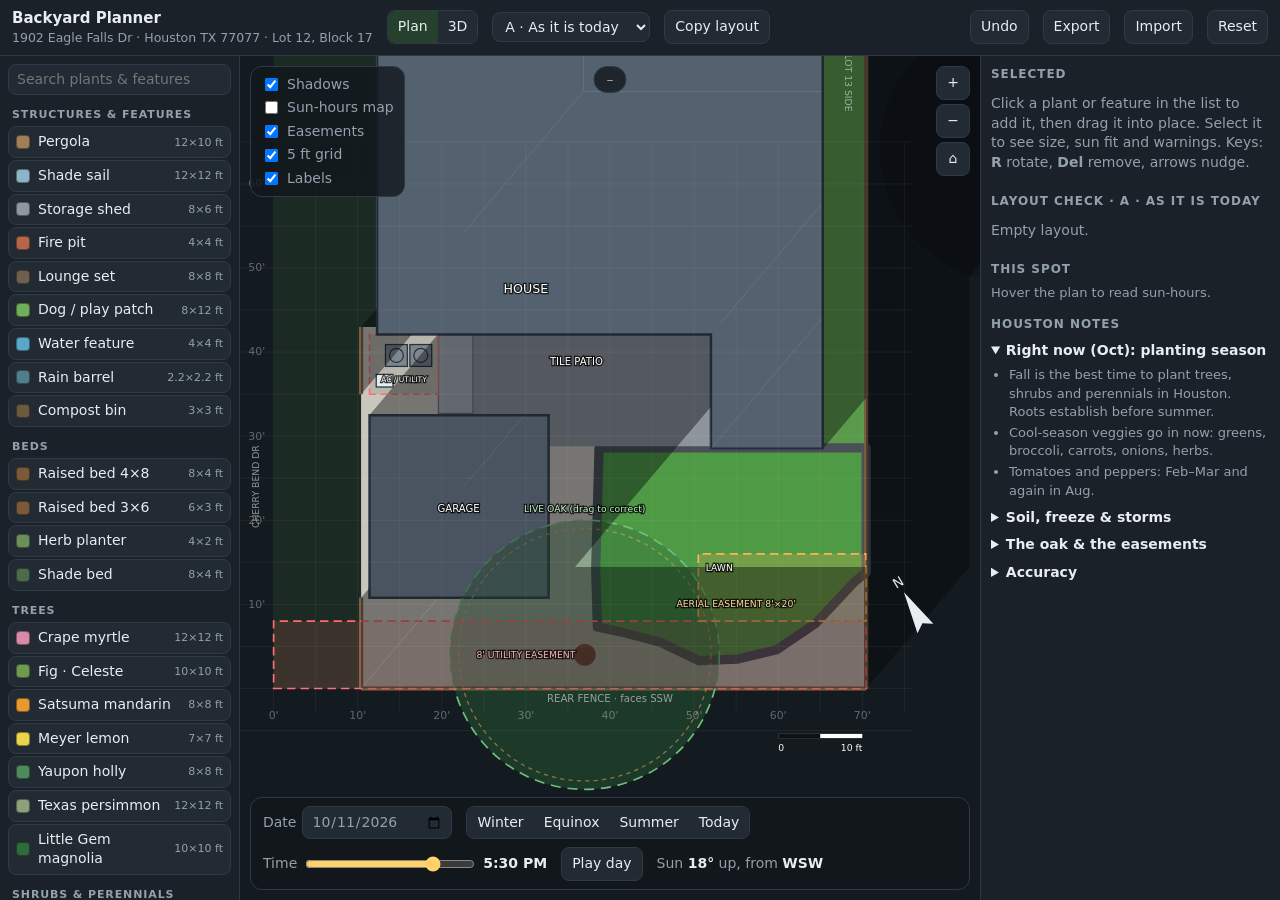
<file: apps/backyard/index.html>
<!doctype html>
<html lang="en">
<head>
<meta charset="utf-8">
<meta name="viewport" content="width=device-width,initial-scale=1">
<title>Backyard Planner · 1902 Eagle Falls Dr</title>
<style>
:root{
  --bg:#12171c; --panel:#1a2128; --panel2:#222b33; --line:#2f3a44; --ink:#e8edf1; --dim:#93a1ad;
  --accent:#7bd389; --warn:#ffb454; --bad:#ff6b6b; --sun:#ffd166;
}
*{box-sizing:border-box}
html,body{height:100%;margin:0;background:var(--bg);color:var(--ink);font:14px/1.4 system-ui,-apple-system,"Segoe UI",Roboto,sans-serif}
button,input,select{font:inherit;color:inherit}
button{background:var(--panel2);border:1px solid var(--line);border-radius:8px;padding:6px 10px;cursor:pointer}
button:hover{border-color:#51606c}
button.on{background:#25402d;border-color:var(--accent)}
input,select{background:var(--panel2);border:1px solid var(--line);border-radius:8px;padding:5px 8px}
input[type=range]{padding:0;accent-color:var(--sun)}
#app{display:grid;grid-template-rows:auto 1fr;height:100%}
header{display:flex;flex-wrap:wrap;gap:8px 14px;align-items:center;padding:8px 12px;background:var(--panel);border-bottom:1px solid var(--line)}
header h1{font-size:15px;margin:0;font-weight:650}
header small{color:var(--dim);display:block;font-weight:400}
.sp{flex:1}
.seg{display:inline-flex;border:1px solid var(--line);border-radius:8px;overflow:hidden}
.seg button{border:0;border-radius:0}
main{display:grid;grid-template-columns:240px 1fr 300px;min-height:0}
aside{background:var(--panel);overflow:auto;min-height:0}
#palette{border-right:1px solid var(--line);padding:8px}
#side{border-left:1px solid var(--line);padding:10px}
#palette h3{margin:12px 4px 4px;font-size:11px;letter-spacing:.08em;text-transform:uppercase;color:var(--dim)}
.item{display:flex;align-items:center;gap:8px;width:100%;text-align:left;margin:2px 0;padding:5px 7px}
.chip{width:14px;height:14px;border-radius:4px;flex:none;border:1px solid #0006}
.item span.s{margin-left:auto;color:var(--dim);font-size:11px;white-space:nowrap}
#stage{position:relative;min-width:0;min-height:0;background:#0d1216}
#plan,#three{position:absolute;inset:0;width:100%;height:100%;display:block}
#plan{touch-action:none;cursor:grab}
#three{display:none}
.hud{position:absolute;left:10px;right:10px;bottom:10px;display:flex;flex-wrap:wrap;gap:8px 14px;align-items:center;background:#12171ccc;backdrop-filter:blur(6px);border:1px solid var(--line);border-radius:12px;padding:8px 12px;pointer-events:auto}
.hud label{display:flex;align-items:center;gap:6px;color:var(--dim)}
.hud b{color:var(--ink);font-variant-numeric:tabular-nums}
.layers{position:absolute;top:10px;left:10px;display:flex;flex-direction:column;gap:4px;background:#12171ccc;border:1px solid var(--line);border-radius:12px;padding:8px 10px}
.layers label{display:flex;gap:6px;align-items:center;color:var(--dim);cursor:pointer}
.zoom{position:absolute;top:10px;right:10px;display:flex;flex-direction:column;gap:4px}
.zoom button{width:34px;height:34px;padding:0}
#readout{position:absolute;top:10px;left:50%;transform:translateX(-50%);background:#12171ccc;border:1px solid var(--line);border-radius:999px;padding:3px 12px;color:var(--dim);font-variant-numeric:tabular-nums;pointer-events:none;white-space:nowrap}
.legend{display:flex;align-items:center;gap:6px;font-size:12px;color:var(--dim)}
.legend i{display:inline-block;width:14px;height:10px;border-radius:2px}
#side h2{font-size:12px;letter-spacing:.08em;text-transform:uppercase;color:var(--dim);margin:14px 0 6px}
#side h2:first-child{margin-top:0}
.row{display:grid;grid-template-columns:1fr 1fr;gap:6px;margin:6px 0}
.row label{display:flex;flex-direction:column;gap:2px;color:var(--dim);font-size:12px}
.row input{width:100%}
.btns{display:flex;flex-wrap:wrap;gap:6px;margin:8px 0}
.note{color:var(--dim);font-size:13px}
.flag{border-radius:8px;padding:6px 8px;margin:5px 0;font-size:13px;border:1px solid}
.flag.warn{background:#3a2d14;border-color:#6b5222;color:#ffd9a0}
.flag.bad{background:#3b1c1c;border-color:#793030;color:#ffb3b3}
.flag.ok{background:#17301e;border-color:#2c5b38;color:#bdf0c7}
.flag.info{background:#1b2a38;border-color:#2e4a63;color:#b9d8f2}
details{margin:8px 0}
summary{cursor:pointer;color:var(--ink);font-weight:600}
ul.n{margin:6px 0 0;padding-left:18px;color:var(--dim);font-size:13px}
ul.n li{margin:3px 0}
.empty{color:var(--dim);padding:6px 0}
@media (max-width:1000px){
  main{grid-template-columns:1fr;grid-template-rows:minmax(55vh,1fr) auto auto}
  #palette{order:3;border-right:0;border-top:1px solid var(--line);max-height:40vh}
  #side{order:2;border-left:0;border-top:1px solid var(--line);max-height:38vh}
  #stage{order:1}
}
</style>
<script type="importmap">
{"imports":{
  "three":"https://cdn.jsdelivr.net/npm/three@0.160.0/build/three.module.js",
  "three/addons/":"https://cdn.jsdelivr.net/npm/three@0.160.0/examples/jsm/"
}}
</script>
</head>
<body>
<div id="app">
<header>
  <h1>Backyard Planner<small>1902 Eagle Falls Dr · Houston TX 77077 · Lot 12, Block 17</small></h1>
  <div class="seg" id="viewSeg"><button id="v2d" class="on">Plan</button><button id="v3d">3D</button></div>
  <select id="scenario" title="Layout"></select>
  <button id="dupScenario" title="Copy this layout into a new one">Copy layout</button>
  <span class="sp"></span>
  <button id="undo">Undo</button>
  <button id="exportBtn">Export</button>
  <button id="importBtn">Import</button>
  <button id="resetBtn">Reset</button>
  <input id="importFile" type="file" accept="application/json" hidden>
</header>
<main>
  <aside id="palette"><input id="search" placeholder="Search plants &amp; features" style="width:100%"><div id="cat"></div></aside>
  <section id="stage">
    <svg id="plan" xmlns="http://www.w3.org/2000/svg"></svg>
    <div id="three"></div>
    <div class="layers" id="layers">
      <label><input type="checkbox" data-l="shadow" checked> Shadows</label>
      <label><input type="checkbox" data-l="heat"> Sun-hours map</label>
      <label><input type="checkbox" data-l="ease" checked> Easements</label>
      <label><input type="checkbox" data-l="grid" checked> 5 ft grid</label>
      <label><input type="checkbox" data-l="label" checked> Labels</label>
    </div>
    <div id="readout">–</div>
    <div class="zoom"><button id="zin">+</button><button id="zout">−</button><button id="zfit" title="Fit backyard">⌂</button></div>
    <div class="hud" id="hud">
      <label>Date <input type="date" id="date"></label>
      <span class="seg"><button data-d="2026-12-21">Winter</button><button data-d="2026-03-20">Equinox</button><button data-d="2026-06-21">Summer</button><button data-d="today">Today</button></span>
      <label>Time <input type="range" id="hour" min="5" max="21" step="0.05" style="width:170px"> <b id="hourTxt"></b></label>
      <button id="play">Play day</button>
      <span class="seg" id="camSeg" style="display:none"><button data-v="house">From house</button><button data-v="garage">From garage side</button><button data-v="rear">From rear</button><button data-v="top">Top</button></span>
      <span id="sunTxt" style="color:var(--dim)"></span>
      <span class="legend" id="legend" style="display:none"><i style="background:#2a3a66"></i>&lt;2h <i style="background:#2f8f8a"></i>2–4h <i style="background:#e0b84a"></i>4–6h <i style="background:#fff2a8"></i>6h+</span>
    </div>
  </section>
  <aside id="side"></aside>
</main>
</div>

<script type="module">
/* ============================================================
   Backyard Planner — 1902 Eagle Falls Dr, Houston TX 77077
   Geometry is redrawn from the Sept 2026 land title survey
   (labelled dimensions, in feet) and from the walk-around photos.
   Plan coordinates: x → toward the east-side neighbour (Lot 13),
   y → toward the street (Eagle Falls), origin = rear corner at
   Cherry Bend Dr. Plan "up" points N 30°46' E (from the survey).
   ============================================================ */
const LOT = {w:70.46, d:120, north:30.77};   // north = bearing (deg) of plan +y
const LAT = 29.74, LON = -95.60;
const RAD = Math.PI/180;

/* ---------- existing site (feet) ---------- */
const HOUSE  = [[12.3,42.1],[52.0,42.1],[52.0,28.5],[65.3,28.5],[65.3,92.3],[12.3,88.5]];
const GARAGE = [[11.4,10.8],[32.7,10.8],[32.7,32.5],[11.4,32.5]];
const PATIO  = [[19.6,42.1],[52.0,42.1],[52.0,28.8],[32.7,28.8],[32.7,32.5],[19.6,32.5]];
const COVERED= [[19.6,32.7],[23.7,32.7],[23.7,42.1],[19.6,42.1]];
const NOOK   = [[11.4,35.0],[19.6,35.0],[19.6,42.1],[11.4,42.1]];           // AC + utility sink
const LAWN   = [[38.7,28.6],[70.46,28.6],[70.46,13.8],[69.1,12.7],[64.4,7.7],[59.8,4.6],[55.2,3.5],[50.6,3.3],[46.0,5.5],[41.4,6.7],[38.5,7.3],[38.3,14.2]];
const SIDE   = [[65.3,28.6],[70.46,28.6],[70.46,92],[65.3,92]];
const YARD   = [[10.4,0],[70.46,0],[70.46,43],[10.4,43]];
const UE     = [[0,0],[70.46,0],[70.46,8],[0,8]];             // 8' utility easement along the rear line
const AE     = [[50.5,8],[70.46,8],[70.46,16],[50.5,16]];     // 8' x 20' aerial easement
const FENCE  = [[[10.4,0],[70.46,0]],[[70.46,0],[70.46,92]],[[10.4,0],[10.4,10.8]],[[10.4,35],[10.4,43]]];
const AC = [{x:14.6,y:39.6,w:2.6,d:2.6},{x:17.5,y:39.6,w:2.6,d:2.6}];
const SINK = {x:13.2,y:36.6,w:2,d:1.5};
const HOUSE_H = 12, GARAGE_H = 10, FENCE_H = 6;

/* ---------- catalog ---------- */
// sun: [min,max] hours of direct sun on the chosen date.  kind drives drawing, shading and warnings.
const CATALOG = [
 {cat:'Structures & features', items:[
  {k:'pergola', name:'Pergola',            w:12, d:10, h:9,   kind:'struct', color:'#a07f58', shade:.55, note:'Slatted roof throws dappled shade. Anchor for Gulf wind; check deed restrictions and permit rules.'},
  {k:'sail',    name:'Shade sail',         w:12, d:12, h:9,   kind:'struct', color:'#8fb4c9', shade:.7,  note:'Quick, cheap afternoon shade. Take it down for tropical storms.'},
  {k:'shed',    name:'Storage shed',       w:8,  d:6,  h:8,   kind:'struct', color:'#8d98a3', shade:1,   note:'Solid shade. Needs a pad; check deed restrictions and permit rules.'},
  {k:'firepit', name:'Fire pit',           w:4,  d:4,  h:1.2, kind:'struct', color:'#b5654a', shape:'circle', note:'Keep about 10 ft from structures and out of the oak canopy.'},
  {k:'seating', name:'Lounge set',         w:8,  d:8,  h:2.6, kind:'flat',   color:'#6e5f4e', note:'Roughly the size of your current sectional + table.'},
  {k:'turf',    name:'Dog / play patch',   w:8,  d:12, h:.1,  kind:'flat',   color:'#6fae5b', note:'Artificial turf or sod; gravel drains better on Houston clay.'},
  {k:'water',   name:'Water feature',      w:4,  d:4,  h:1.5, kind:'struct', color:'#5aa7c9', shape:'circle', note:'Needs power; keep it clear of oak leaf-fall.'},
  {k:'rain',    name:'Rain barrel',        w:2.2,d:2.2,h:3.2, kind:'struct', color:'#4f7d8a', shape:'circle', note:'Roof runoff from the garage gutter works well.'},
  {k:'compost', name:'Compost bin',        w:3,  d:3,  h:3,   kind:'struct', color:'#6b5a3f', note:'Oak leaves are great compost fuel.'}]},
 {cat:'Beds', items:[
  {k:'bed48',   name:'Raised bed 4×8',     w:8,  d:4,  h:1.5, kind:'bed', color:'#7a5a3a', sun:[6,12], note:'Best answer to Houston clay. 10+ in of soil mix. Veggies want 6+ h of sun.'},
  {k:'bed36',   name:'Raised bed 3×6',     w:6,  d:3,  h:1.5, kind:'bed', color:'#7a5a3a', sun:[6,12], note:'Good for herbs or a kitchen bed by the patio.'},
  {k:'herb',    name:'Herb planter',       w:4,  d:2,  h:1.2, kind:'bed', color:'#6b8e5a', sun:[5,12], note:'Rosemary, thyme, basil, oregano, mint (mint in its own pot).'},
  {k:'shadebed',name:'Shade bed',          w:8,  d:4,  h:.6,  kind:'bed', color:'#4d6b4a', sun:[0,4],  note:'Cast iron plant, ferns, ginger, turk\'s cap.'}]},
 {cat:'Trees', items:[
  {k:'crape',   name:'Crape myrtle',       w:12, d:12, h:18,  kind:'tree', color:'#d98aa8', sun:[6,12], shade:.5, note:'Tough, long summer bloom. Choose a mildew-resistant variety (Natchez, Muskogee).'},
  {k:'fig',     name:'Fig · Celeste',      w:10, d:10, h:10,  kind:'tree', color:'#6f9b4e', sun:[6,12], shade:.5, note:'Thrives in Houston. Prune to 8–10 ft for easy picking.'},
  {k:'satsuma', name:'Satsuma mandarin',   w:8,  d:8,  h:9,   kind:'tree', color:'#e69a2e', sun:[6,12], shade:.55, note:'Cold-hardy citrus. Cover below ~28°F. Plant in fall or early spring.'},
  {k:'lemon',   name:'Meyer lemon',        w:7,  d:7,  h:7,   kind:'tree', color:'#e8d44d', sun:[6,12], shade:.5, note:'Needs freeze protection; fine in a big pot you can roll.'},
  {k:'yaupon',  name:'Yaupon holly',       w:8,  d:8,  h:14,  kind:'tree', color:'#4f8a5b', sun:[2,12], shade:.6, note:'Native evergreen. Handles shade, drought, and wet clay.'},
  {k:'persimmon',name:'Texas persimmon',   w:12, d:12, h:15,  kind:'tree', color:'#8aa17a', sun:[4,12], shade:.5, note:'Native, peeling bark, drought-proof. Fruit is eaten by birds.'},
  {k:'littlegem',name:'Little Gem magnolia',w:10,d:10, h:22,  kind:'tree', color:'#2f6b3c', sun:[4,12], shade:.75, note:'Tall for this yard: keep out of both easements.'}]},
 {cat:'Shrubs & perennials', items:[
  {k:'turks',   name:'Turk\'s cap',        w:4,  d:4,  h:4,   kind:'shrub', color:'#d9423e', sun:[2,6],  note:'Native hummingbird plant that loves part shade. Perfect under the oak.'},
  {k:'castiron',name:'Cast iron plant',    w:2.5,d:2.5,h:2.5, kind:'shrub', color:'#2f5d3a', sun:[0,3],  note:'Indestructible in deep shade.'},
  {k:'ginger',  name:'Shell ginger',       w:4,  d:4,  h:5,   kind:'shrub', color:'#7fb069', sun:[1,5],  note:'Lush tropical look in shade; may die back in a hard freeze.'},
  {k:'muhly',   name:'Gulf muhly',         w:3,  d:3,  h:3,   kind:'shrub', color:'#e7a1c4', sun:[6,12], note:'Pink plumes in fall. Great in gravel.'},
  {k:'salvia',  name:'Salvia greggii',     w:3,  d:3,  h:3,   kind:'shrub', color:'#e4505d', sun:[6,12], note:'Tough bloomer, pollinators love it.'},
  {k:'lantana', name:'Lantana',            w:4,  d:4,  h:3,   kind:'shrub', color:'#f2a33c', sun:[6,12], note:'Heat-proof color. Cut back in late winter.'},
  {k:'esperanza',name:'Esperanza',         w:5,  d:5,  h:6,   kind:'shrub', color:'#f6d130', sun:[6,12], note:'Yellow bells from May to frost.'},
  {k:'texassage',name:'Texas sage',        w:5,  d:5,  h:5,   kind:'shrub', color:'#9db4b0', sun:[6,12], note:'Silver foliage, purple blooms after rain. Hates wet feet.'},
  {k:'rose',    name:'Knock Out rose',     w:4,  d:4,  h:4,   kind:'shrub', color:'#e0457b', sun:[6,12], note:'Low maintenance rose.'},
  {k:'plumbago',name:'Blue plumbago',      w:4,  d:4,  h:4,   kind:'shrub', color:'#7aa6e8', sun:[4,12], note:'Soft blue flowers; dies back and returns after freezes.'},
  {k:'gardenia',name:'Gardenia',           w:4,  d:4,  h:4,   kind:'shrub', color:'#f1f1e8', sun:[3,8],  note:'Wants acidic soil; use a large pot in Houston clay.'},
  {k:'jasmine', name:'Confederate jasmine',w:6,  d:1.5,h:6,   kind:'shrub', color:'#e9f2dc', sun:[3,12], note:'Fragrant evergreen vine. Put it on the lattice or fence.'}]},
 {cat:'Edibles', items:[
  {k:'blueberry',name:'Blueberry (pot)',   w:3,  d:3,  h:4,   kind:'shrub', color:'#5a6fa8', sun:[5,10], note:'Rabbiteye varieties. Grow in a pot with acid mix, since Houston soil is too alkaline.'},
  {k:'rosemary',name:'Rosemary',           w:3,  d:3,  h:3,   kind:'shrub', color:'#6c8f6b', sun:[6,12], note:'Perennial in Houston. Needs good drainage.'}]}
];
const DEF = {}; CATALOG.forEach(c => c.items.forEach(i => DEF[i.k] = i));

/* ---------- state ---------- */
const KEY = 'backyard-planner-v1';
let _id = 1; const uid = () => 'i' + Date.now().toString(36) + (_id++);
const mk = (k,x,y,rot=0) => ({id:uid(), k, x, y, rot, w:DEF[k].w, d:DEF[k].d});
const todayStr = () => { const d = new Date(); return `${d.getFullYear()}-${String(d.getMonth()+1).padStart(2,'0')}-${String(d.getDate()).padStart(2,'0')}`; };
function defaultState(){
  return { active:0, oak:{x:37, y:4, r:16}, date:'2026-10-11', hour:17.5,
    sc:[
      {name:'A · As it is today', items:[]},
      {name:'B · Edible garden', items:[mk('bed48',56,24),mk('bed48',65,24),mk('bed48',60,18.5),mk('salvia',45,26),mk('salvia',49,26),mk('herb',48,33.5),mk('rosemary',35.5,24),mk('turks',31,6),mk('castiron',34,10)]},
      {name:'C · Entertainer', items:[mk('pergola',41,35.5),mk('firepit',50,20),mk('seating',28,37),mk('turks',31,6),mk('ginger',36,10),mk('muhly',62,10.5),mk('muhly',66,10.5),mk('lantana',58,10.5),mk('jasmine',40,1.5)]}
    ]};
}
let S;
try { S = JSON.parse(localStorage.getItem(KEY)); if (!S || !Array.isArray(S.sc)) S = null; } catch(e) { S = null; }
S = S || defaultState();
const sc = () => S.sc[S.active];
let sel = null;
const hist = [];
function snap(){ hist.push(JSON.stringify(S)); if (hist.length > 80) hist.shift(); }
function save(){ try { localStorage.setItem(KEY, JSON.stringify(S)); } catch(e) {} }

/* ---------- sun ---------- */
function isDST(Y,M,D){
  const nth = (m,wd,n) => { const f = new Date(Date.UTC(Y,m,1)).getUTCDay(); return 1 + ((wd - f + 7) % 7) + 7*(n-1); };
  const start = nth(2,0,2), end = nth(10,0,1);
  const v = M*100 + D;
  return v >= 300 + start && v < 1000 + 100 + end;
}
function sunPos(date, hour){
  const [Y,M,D] = date.split('-').map(Number);
  const doy = Math.round((Date.UTC(Y,M-1,D) - Date.UTC(Y,0,0)) / 864e5);
  const tz = isDST(Y,M,D) ? -5 : -6;
  const g = 2*Math.PI/365 * (doy - 1 + (hour - 12)/24);
  const eqt = 229.18*(0.000075 + 0.001868*Math.cos(g) - 0.032077*Math.sin(g) - 0.014615*Math.cos(2*g) - 0.040849*Math.sin(2*g));
  const dec = 0.006918 - 0.399912*Math.cos(g) + 0.070257*Math.sin(g) - 0.006758*Math.cos(2*g) + 0.000907*Math.sin(2*g) - 0.002697*Math.cos(3*g) + 0.00148*Math.sin(3*g);
  const tst = hour*60 + eqt + 4*LON - 60*tz;
  const ha = (tst/4 - 180) * RAD, lat = LAT * RAD;
  const alt = Math.asin(Math.sin(lat)*Math.sin(dec) + Math.cos(lat)*Math.cos(dec)*Math.cos(ha));
  const az = Math.atan2(Math.sin(ha), Math.cos(ha)*Math.sin(lat) - Math.tan(dec)*Math.cos(lat)) + Math.PI;   // from north, clockwise
  return {alt, az};
}
// unit vector toward the sun in plan axes (x right, y toward the street, z up)
function sunVec(sp){
  const E = Math.sin(sp.az)*Math.cos(sp.alt), N = Math.cos(sp.az)*Math.cos(sp.alt), U = Math.sin(sp.alt);
  const th = LOT.north * RAD;
  return {x: E*Math.cos(th) - N*Math.sin(th), y: E*Math.sin(th) + N*Math.cos(th), z: U};
}
const fmtHour = h => { const hh = Math.floor(h), mm = Math.round((h-hh)*60); const m2 = mm === 60 ? 0 : mm, h2 = mm === 60 ? hh+1 : hh; return `${((h2+11)%12)+1}:${String(m2).padStart(2,'0')} ${h2 >= 12 ? 'PM' : 'AM'}`; };
const compass = az => ['N','NNE','NE','ENE','E','ESE','SE','SSE','S','SSW','SW','WSW','W','WNW','NW','NNW'][Math.round(((az/RAD)%360)/22.5) % 16];

/* ---------- geometry helpers ---------- */
function itemPoly(it){
  const d = DEF[it.k], rx = it.w/2, ry = it.d/2;
  let pts;
  if (d.shape === 'circle') { pts = []; for (let i = 0; i < 20; i++) { const a = i/20*2*Math.PI; pts.push([rx*Math.cos(a), ry*Math.sin(a)]); } }
  else pts = [[-rx,-ry],[rx,-ry],[rx,ry],[-rx,ry]];
  const c = Math.cos(it.rot*RAD), s = Math.sin(it.rot*RAD);
  return pts.map(([px,py]) => [it.x + px*c - py*s, it.y + px*s + py*c]);
}
const inPoly = (p, poly) => { let c = false; for (let i = 0, j = poly.length-1; i < poly.length; j = i++) { const [xi,yi] = poly[i], [xj,yj] = poly[j]; if ((yi > p[1]) !== (yj > p[1]) && p[0] < (xj-xi)*(p[1]-yi)/(yj-yi) + xi) c = !c; } return c; };
function segX(a,b,c,d){ const r = [b[0]-a[0], b[1]-a[1]], s = [d[0]-c[0], d[1]-c[1]]; const den = r[0]*s[1] - r[1]*s[0]; if (Math.abs(den) < 1e-9) return false; const t = ((c[0]-a[0])*s[1] - (c[1]-a[1])*s[0]) / den, u = ((c[0]-a[0])*r[1] - (c[1]-a[1])*r[0]) / den; return t >= 0 && t <= 1 && u >= 0 && u <= 1; }
function overlap(A,B){
  for (let i = 0; i < A.length; i++) for (let j = 0; j < B.length; j++) if (segX(A[i],A[(i+1)%A.length],B[j],B[(j+1)%B.length])) return true;
  return inPoly(A[0],B) || inPoly(B[0],A);
}
const rectPoly = (x,y,w,d) => [[x-w/2,y-d/2],[x+w/2,y-d/2],[x+w/2,y+d/2],[x-w/2,y+d/2]];

/* ---------- shade casters & sun-hours ---------- */
function occluders(){
  const o = [{t:'poly', pts:HOUSE, h:HOUSE_H, op:1}, {t:'poly', pts:GARAGE, h:GARAGE_H, op:1}];
  FENCE.forEach(([a,b]) => o.push({t:'seg', a, b, h:FENCE_H, op:1}));
  o.push({t:'cyl', x:S.oak.x, y:S.oak.y, r:S.oak.r, z0:14, z1:36, op:.65});
  sc().items.forEach(it => {
    const d = DEF[it.k]; if (!d.shade) return;
    if (d.kind === 'tree') o.push({t:'cyl', x:it.x, y:it.y, r:it.w/2, z0:d.h*.35, z1:d.h, op:d.shade});
    else o.push({t:'poly', pts:itemPoly(it), h:d.h, op:d.shade});
  });
  return o;
}
function blocked(px, py, u, ta, o){          // returns the fraction of light let through
  let light = 1;
  for (const c of o) {
    if (c.t === 'cyl') {
      const dx = px - c.x, dy = py - c.y, b = dx*u[0] + dy*u[1], cc = dx*dx + dy*dy - c.r*c.r, disc = b*b - cc;
      if (disc <= 0) continue;
      const sq = Math.sqrt(disc); let t1 = -b - sq, t2 = -b + sq; if (t2 <= 0) continue; if (t1 < 0) t1 = 0;
      if (t1*ta < c.z1 && t2*ta > c.z0) light *= (1 - c.op);
    } else if (c.t === 'seg') {
      const t = rayseg(px, py, u, c.a, c.b); if (t !== null && t*ta < c.h) light *= (1 - c.op);
    } else {
      const ts = []; for (let i = 0; i < c.pts.length; i++) { const t = rayseg(px, py, u, c.pts[i], c.pts[(i+1)%c.pts.length]); if (t !== null) ts.push(t); }
      if (ts.length) { ts.sort((a,b) => a-b); if (ts[0]*ta < c.h) light *= (1 - c.op); }
    }
    if (light < .02) return 0;
  }
  return light;
}
function rayseg(px,py,u,a,b){
  const sx = b[0]-a[0], sy = b[1]-a[1], den = u[0]*sy - u[1]*sx; if (Math.abs(den) < 1e-9) return null;
  const t = ((a[0]-px)*sy - (a[1]-py)*sx) / den, s = ((a[0]-px)*u[1] - (a[1]-py)*u[0]) / den;
  return (t > 1e-6 && s >= 0 && s <= 1) ? t : null;
}
const GX0 = 0, GY0 = 0, GW = 71, GH = 60;      // sun-hours grid (1 ft cells)
let heat = null, heatKey = '';
let dragging = false;
function computeHeat(){
  if (dragging && heat) return heat;
  const key = S.date + JSON.stringify(sc().items.map(i => [i.k,i.x,i.y,i.w,i.d,i.rot])) + JSON.stringify(S.oak);
  if (key === heatKey) return heat; heatKey = key;
  const o = occluders(), samples = [];
  for (let h = 4; h <= 21; h += .25) { const sp = sunPos(S.date, h); if (sp.alt > 2*RAD) { const v = sunVec(sp), hz = Math.hypot(v.x, v.y); samples.push({u:[v.x/hz, v.y/hz], ta:Math.tan(sp.alt)}); } }
  const g = new Float32Array(GW*GH), solid = [HOUSE, GARAGE];
  for (let j = 0; j < GH; j++) for (let i = 0; i < GW; i++) {
    const px = GX0 + i + .5, py = GY0 + j + .5;
    if (solid.some(p => inPoly([px,py], p))) { g[j*GW+i] = -1; continue; }
    let hrs = 0; for (const s of samples) hrs += .25 * blocked(px, py, s.u, s.ta, o);
    g[j*GW+i] = hrs;
  }
  return heat = g;
}
const hoursAt = (x,y) => { const g = computeHeat(), i = Math.floor(x-GX0), j = Math.floor(y-GY0); return (i < 0 || j < 0 || i >= GW || j >= GH) ? null : g[j*GW+i]; };
function heatColor(h){
  const stops = [[0,[22,30,60]],[2,[42,58,102]],[3,[47,143,138]],[4.5,[224,184,74]],[6,[255,242,168]],[9,[255,252,220]]];
  if (h <= 0) return stops[0][1]; for (let i = 1; i < stops.length; i++) if (h <= stops[i][0]) { const [a,ca] = stops[i-1], [b,cb] = stops[i], t = (h-a)/(b-a); return ca.map((v,k) => v + (cb[k]-v)*t); }
  return stops[stops.length-1][1];
}

/* ---------- warnings for an item ---------- */
function flagsFor(it){
  const d = DEF[it.k], P = itemPoly(it), out = [];
  const tall = d.kind === 'tree' || (d.kind === 'struct' && d.h > 4);
  const lowPlant = d.kind === 'shrub';
  if (overlap(P, UE)) out.push([tall ? 'bad' : lowPlant ? 'info' : 'warn', tall ? 'In the 8 ft rear utility easement: trees and structures can be removed by the utility. Keep low plants only.' : lowPlant ? 'Sits in the rear utility easement. Fine for a low plant; the utility may dig it up.' : 'In the rear utility easement. Avoid hardscape and footings here.']);
  if (overlap(P, AE)) out.push([tall ? 'bad' : lowPlant ? 'info' : 'warn', tall ? 'Under the aerial (overhead-line) easement: keep it low or move it clear.' : lowPlant ? 'Under the overhead-line easement. Fine for a low plant.' : 'Inside the aerial easement. Keep it low.']);
  if (overlap(P, HOUSE) || overlap(P, GARAGE)) out.push(['bad', 'Overlaps the house or garage.']);
  if (overlap(P, NOOK)) out.push(['bad', 'Blocks the AC and utility nook. Keep 3 ft clear for service access.']);
  const dOak = Math.hypot(it.x - S.oak.x, it.y - S.oak.y);
  if ((d.kind === 'struct' || d.kind === 'bed' || d.kind === 'flat') && dOak < 15 + Math.max(it.w,it.d)/2) out.push(['warn', 'Inside the live oak\'s root zone (~15 ft from the trunk). Avoid fill, trenching and footings here. Use above-ground builds or move it.']);
  if ((d.kind === 'tree' || d.kind === 'shrub') && inPoly([it.x, it.y], PATIO)) out.push(['warn', 'Centered on the tile patio. Use a pot or cut a planting pocket.']);
  if (d.kind === 'tree') {
    const nearFence = Math.min(it.y - 0, 70.46 - it.x) < it.w/2 - 1;
    if (nearFence) out.push(['warn', 'Canopy will reach the fence. Plan on pruning or move it in.']);
  }
  if (d.sun) {
    const h = hoursAt(it.x, it.y);
    if (h !== null && h >= 0) {
      if (h < d.sun[0] - .5) out.push(['warn', `Only ${h.toFixed(1)} h of direct sun on this date. It wants ${d.sun[0]}+ h.`]);
      else if (h > d.sun[1] + .5) out.push(['warn', `${h.toFixed(1)} h of sun is more than it wants (up to ${d.sun[1]} h). Give it afternoon shade.`]);
      else out.push(['ok', `Sun fit looks good: ${h.toFixed(1)} h on this date (wants ${d.sun[0]}–${d.sun[1]} h).`]);
    }
  }
  return out;
}

// scan the fenced yard for the position with the fewest conflicts and the best sun fit
function bestSpot(it){
  const d = DEF[it.k]; let best = null; dragging = true;      // reuse the cached sun-hours grid
  try {
    for (let y = 1.5; y <= 42; y += 1) for (let x = 11; x <= 69.5; x += 1) {
      const c = {...it, x, y}, P = itemPoly(c);
      if (P.some(([px,py]) => px < 10.6 || px > 70.2 || py < .3 || py > 43.5)) continue;
      let sc = 0; for (const f of flagsFor(c)) sc += f[0] === 'bad' ? 100 : f[0] === 'warn' ? 10 : 0;
      if (d.kind !== 'flat' && d.kind !== 'struct' && d.kind !== 'bed' && overlap(P, PATIO)) sc += 5;
      sc += Math.hypot(x - it.x, y - it.y) * .02;
      if (!best || sc < best.s) best = {s:sc, x, y};
    }
  } finally { dragging = false; }
  return best;
}

/* ============================================================
   2D PLAN (SVG).  Plan y is flipped into SVG space: svgY = -y
   ============================================================ */
const $ = s => document.querySelector(s);
const svg = $('#plan'), stage = $('#stage');
const L = {shadow:true, heat:false, ease:true, grid:true, label:true};
let view = {cx:40, cy:20, w:92};
let mode = '2d';
const pts = p => p.map(([x,y]) => `${x.toFixed(2)},${(-y).toFixed(2)}`).join(' ');
function applyView(){
  const r = stage.getBoundingClientRect(), asp = (r.height || 1) / (r.width || 1), h = view.w * asp;
  svg.setAttribute('viewBox', `${view.cx - view.w/2} ${-view.cy - h/2} ${view.w} ${h}`);
}
function fitView(){
  const r = stage.getBoundingClientRect(), asp = r.height / r.width;
  const w = Math.max(88, 66 / asp); view = {cx:40, cy:25, w};
  applyView();
}
function toPlan(ev){
  const pt = svg.createSVGPoint(); pt.x = ev.clientX; pt.y = ev.clientY;
  const m = svg.getScreenCTM().inverse(), q = pt.matrixTransform(m); return {x:q.x, y:-q.y};
}
function shadowShapes(){
  const sp = sunPos(S.date, S.hour); if (sp.alt <= 1*RAD) return '';
  const v = sunVec(sp), k = h => [-v.x/v.z*h, -v.y/v.z*h];
  const solid = [], soft = [];
  const prism = (P, h, bucket) => {
    const [ox,oy] = k(h);
    for (let i = 0; i < P.length; i++) { const a = P[i], b = P[(i+1)%P.length]; bucket.push(`<polygon points="${pts([a,b,[b[0]+ox,b[1]+oy],[a[0]+ox,a[1]+oy]])}"/>`); }
    bucket.push(`<polygon points="${pts(P.map(([x,y]) => [x+ox,y+oy]))}"/>`);
  };
  prism(HOUSE, HOUSE_H, solid); prism(GARAGE, GARAGE_H, solid);
  FENCE.forEach(([a,b]) => { const [ox,oy] = k(FENCE_H); solid.push(`<polygon points="${pts([a,b,[b[0]+ox,b[1]+oy],[a[0]+ox,a[1]+oy]])}"/>`); });
  const canopy = (x,y,r,z0,z1,bucket) => { const [ox,oy] = k((z0+z1)/2); bucket.push(`<ellipse cx="${(x+ox).toFixed(2)}" cy="${(-(y+oy)).toFixed(2)}" rx="${r}" ry="${r}"/>`); };
  canopy(S.oak.x, S.oak.y, S.oak.r, 14, 36, soft);
  sc().items.forEach(it => {
    const d = DEF[it.k]; if (!d.shade) return;
    if (d.kind === 'tree') canopy(it.x, it.y, it.w/2, d.h*.35, d.h, soft);
    else prism(itemPoly(it), d.h, d.shade >= .9 ? solid : soft);
  });
  return `<g fill="#05080c" opacity=".42">${solid.join('')}</g><g fill="#05080c" opacity=".26">${soft.join('')}</g>`;
}
function heatImage(){
  const g = computeHeat(), cv = document.createElement('canvas'); cv.width = GW; cv.height = GH;
  const cx = cv.getContext('2d'), im = cx.createImageData(GW, GH);
  for (let j = 0; j < GH; j++) for (let i = 0; i < GW; i++) {
    const h = g[j*GW+i], o = ((GH-1-j)*GW + i)*4;      // image row 0 = top = highest y
    if (h < 0) { im.data[o+3] = 0; continue; }
    const c = heatColor(h); im.data[o] = c[0]; im.data[o+1] = c[1]; im.data[o+2] = c[2]; im.data[o+3] = 205;
  }
  cx.putImageData(im, 0, 0);
  return `<image href="${cv.toDataURL()}" x="${GX0}" y="${-(GY0+GH)}" width="${GW}" height="${GH}" preserveAspectRatio="none"/>`;
}
function itemSvg(it){
  const d = DEF[it.k], rx = it.w/2, ry = it.d/2, fl = flagsFor(it), bad = fl.some(f => f[0] === 'bad'), warn = fl.some(f => f[0] === 'warn');
  const stroke = bad ? '#ff6b6b' : warn ? '#ffb454' : '#0b0f13';
  let body = '';
  const op = d.kind === 'tree' ? .62 : d.kind === 'shrub' ? .85 : 1;
  if (d.kind === 'tree') body = `<circle r="${rx}" fill="${d.color}" fill-opacity=".55" stroke="${stroke}" stroke-width=".25"/><circle r=".6" fill="#5b4330"/>`;
  else if (d.kind === 'shrub') body = `<ellipse rx="${rx}" ry="${ry}" fill="${d.color}" fill-opacity="${op}" stroke="${stroke}" stroke-width=".2"/>`;
  else if (d.shape === 'circle') body = `<circle r="${rx}" fill="${d.color}" stroke="${stroke}" stroke-width=".25"/>` + (it.k === 'firepit' ? `<circle r="${rx*.55}" fill="#ff8a3d"/>` : '');
  else if (it.k === 'pergola') body = `<rect x="${-rx}" y="${-ry}" width="${it.w}" height="${it.d}" fill="${d.color}" fill-opacity=".25" stroke="${stroke}" stroke-width=".25"/>` + Array.from({length:Math.floor(it.w/1.1)}, (_,i) => `<line x1="${-rx+(i+.5)*it.w/Math.floor(it.w/1.1)}" y1="${-ry}" x2="${-rx+(i+.5)*it.w/Math.floor(it.w/1.1)}" y2="${ry}" stroke="${d.color}" stroke-width=".28"/>`).join('') + [[-rx,-ry],[rx,-ry],[rx,ry],[-rx,ry]].map(([x,y]) => `<rect x="${x-.45}" y="${y-.45}" width=".9" height=".9" fill="#4a3a28"/>`).join('');
  else if (it.k === 'sail') body = `<rect x="${-rx}" y="${-ry}" width="${it.w}" height="${it.d}" fill="${d.color}" fill-opacity=".45" stroke="${stroke}" stroke-width=".25" stroke-dasharray="1 .6"/>`;
  else if (it.k === 'shed') body = `<rect x="${-rx}" y="${-ry}" width="${it.w}" height="${it.d}" fill="${d.color}" stroke="${stroke}" stroke-width=".25"/><line x1="${-rx}" y1="${-ry}" x2="${rx}" y2="${ry}" stroke="#0004" stroke-width=".2"/><line x1="${rx}" y1="${-ry}" x2="${-rx}" y2="${ry}" stroke="#0004" stroke-width=".2"/>`;
  else if (d.kind === 'bed') body = `<rect x="${-rx}" y="${-ry}" width="${it.w}" height="${it.d}" fill="${d.color}" stroke="#d2b48c" stroke-width=".35"/><rect x="${-rx+.5}" y="${-ry+.5}" width="${it.w-1}" height="${it.d-1}" fill="#3e2c1c"/>` + Array.from({length:Math.max(1,Math.floor(it.w/1.6))}, (_,i) => `<circle cx="${-rx+.9+i*(it.w-1.8)/Math.max(1,Math.floor(it.w/1.6)-1||1)}" cy="0" r=".5" fill="#6fae5b"/>`).join('');
  else body = `<rect x="${-rx}" y="${-ry}" width="${it.w}" height="${it.d}" rx=".4" fill="${d.color}" fill-opacity=".9" stroke="${stroke}" stroke-width=".25"/>`;
  const fs = Math.max(.9, Math.min(1.5, Math.min(it.w, 12)/6));
  const label = L.label ? `<text text-anchor="middle" y="${(fs*.35).toFixed(2)}" font-size="${fs.toFixed(2)}" fill="#fff" stroke="#000a" stroke-width=".22" paint-order="stroke">${esc(d.name)}</text>` : '';
  const dot = (bad || warn) ? `<circle cx="${rx}" cy="${-ry}" r=".9" fill="${bad ? '#ff6b6b' : '#ffb454'}" stroke="#000" stroke-width=".15"/>` : '';
  const ring = it.id === sel ? `<rect x="${-rx-.6}" y="${-ry-.6}" width="${it.w+1.2}" height="${it.d+1.2}" fill="none" stroke="#7bd389" stroke-width=".3" stroke-dasharray="1 .7"/>` : '';
  return `<g data-id="${it.id}" transform="translate(${it.x},${-it.y}) rotate(${-it.rot})" style="cursor:move">${body}</g>` +
         `<g transform="translate(${it.x},${-it.y}) rotate(${-it.rot})" style="pointer-events:none">${ring}${dot}</g>` +
         `<g transform="translate(${it.x},${-it.y})" style="pointer-events:none">${label}</g>`;
}
const esc = s => String(s).replace(/[&<>"]/g, c => ({'&':'&amp;','<':'&lt;','>':'&gt;','"':'&quot;'}[c]));
function gridSvg(){
  let s = '<g stroke="#ffffff14" stroke-width=".08">';
  for (let x = 0; x <= 75; x += 5) s += `<line x1="${x}" y1="${-65}" x2="${x}" y2="3"/>`;
  for (let y = -5; y <= 65; y += 5) s += `<line x1="-5" y1="${-y}" x2="76" y2="${-y}"/>`;
  s += '</g><g font-size="1.3" fill="#ffffff55">';
  for (let x = 0; x <= 70; x += 10) s += `<text x="${x}" y="3.6" text-anchor="middle">${x}'</text>`;
  for (let y = 10; y <= 60; y += 10) s += `<text x="-1" y="${-y+.4}" text-anchor="end">${y}'</text>`;
  return s + '</g>';
}
function renderPlan(){
  const sp = sunPos(S.date, S.hour), night = sp.alt <= 0;
  const th = LOT.north;   // north arrow rotates CCW by th from "up"
  let g = '';
  g += `<rect x="-30" y="-130" width="140" height="170" fill="#141b20"/>`;
  g += `<polygon points="${pts([[0,0],[LOT.w,0],[LOT.w,LOT.d],[0,LOT.d]])}" fill="#1b2a22"/>`;      // lot
  g += `<polygon points="${pts(YARD)}" fill="#c9c6bd"/>`;                                           // gravel
  g += `<polygon points="${pts(SIDE)}" fill="#5a9a4b"/>`;
  g += `<polygon points="${pts(LAWN)}" fill="#4f9a45" stroke="#4a4f57" stroke-width="1.1" stroke-linejoin="round"/>`;
  g += `<polygon points="${pts(PATIO)}" fill="#8e949c"/>`;
  g += `<polygon points="${pts(COVERED)}" fill="#a9afb6" stroke="#6c727a" stroke-width=".15"/>`;
  g += `<polygon points="${pts(NOOK)}" fill="#b9b6ad"/>`;
  AC.forEach(a => g += `<rect x="${a.x-a.w/2}" y="${-(a.y+a.d/2)}" width="${a.w}" height="${a.d}" fill="#7c868f" stroke="#2a3138" stroke-width=".15"/><circle cx="${a.x}" cy="${-a.y}" r="${a.w*.32}" fill="none" stroke="#2a3138" stroke-width=".15"/>`);
  g += `<rect x="${SINK.x-SINK.w/2}" y="${-(SINK.y+SINK.d/2)}" width="${SINK.w}" height="${SINK.d}" fill="#e7eef2" stroke="#2a3138" stroke-width=".15"/>`;
  g += `<polygon points="${pts(NOOK)}" fill="none" stroke="#ff6b6b" stroke-width=".18" stroke-dasharray=".8 .5"/>`;
  g += `<polygon points="${pts(GARAGE)}" fill="#7e8da0" stroke="#34404d" stroke-width=".3"/>`;
  g += `<polygon points="${pts(HOUSE)}" fill="#8fa3b8" stroke="#34404d" stroke-width=".3"/>`;
  FENCE.forEach(([a,b]) => g += `<line x1="${a[0]}" y1="${-a[1]}" x2="${b[0]}" y2="${-b[1]}" stroke="#7a5e43" stroke-width=".5"/>`);
  // oak
  g += `<g data-oak="1" style="cursor:move"><circle cx="${S.oak.x}" cy="${-S.oak.y}" r="${S.oak.r}" fill="#2f6b3c" fill-opacity=".38" stroke="#6fbf7a" stroke-width=".2" stroke-dasharray="1.2 .8"/><circle cx="${S.oak.x}" cy="${-S.oak.y}" r="15" fill="none" stroke="#ffb454" stroke-opacity=".5" stroke-width=".15" stroke-dasharray=".5 .5"/><circle cx="${S.oak.x}" cy="${-S.oak.y}" r="1.3" fill="#5b4330"/></g>`;
  if (L.ease) g += `<polygon points="${pts(UE)}" fill="#ff6b6b" fill-opacity=".14" stroke="#ff6b6b" stroke-width=".2" stroke-dasharray="1 .6"/><polygon points="${pts(AE)}" fill="#ffb454" fill-opacity=".2" stroke="#ffb454" stroke-width=".2" stroke-dasharray="1 .6"/>`;
  if (L.heat) g += heatImage();
  if (L.shadow && !L.heat) g += shadowShapes();
  if (L.grid) g += gridSvg();
  g += sc().items.map(itemSvg).join('');
  if (L.label) {
    g += `<g font-size="1.5" fill="#fff" stroke="#000b" stroke-width=".3" paint-order="stroke" text-anchor="middle" style="pointer-events:none">
      <text x="30" y="${-47}">HOUSE</text><text x="22" y="${-21}" font-size="1.2">GARAGE</text><text x="36" y="${-38.5}" font-size="1.2">TILE PATIO</text>
      <text x="15.5" y="${-36.5}" font-size=".9">AC / UTILITY</text><text x="55" y="${-9.7}" font-size="1.1" fill="#ffd9a0">AERIAL EASEMENT 8'×20'</text><text x="30" y="${-3.6}" font-size="1.1" fill="#ffb3b3">8' UTILITY EASEMENT</text>
      <text x="53" y="${-14}" font-size="1.1">LAWN</text><text x="${S.oak.x}" y="${-S.oak.y-S.oak.r-1}" font-size="1.1" fill="#bdf0c7">LIVE OAK (drag to correct)</text></g>`;
    g += `<g font-size="1.2" fill="#ffffff88" text-anchor="middle"><text x="40" y="${1.6}">REAR FENCE · faces ${compass((LOT.north+180)*RAD)}</text><text x="68" y="${-72}" transform="rotate(90 68 -72)" font-size="1.1">LOT 13 SIDE</text><text x="-1.8" y="-24" transform="rotate(-90 -1.8 -24)" font-size="1.1">CHERRY BEND DR</text></g>`;
  }
  // north arrow + scale bar (screen-anchored via a group we place near the lot's rear-right)
  g += `<g transform="translate(77,-8)"><g transform="rotate(${-th})"><polygon points="0,-4 1.1,1 0,.3 -1.1,1" fill="#e8edf1"/><text y="-4.8" text-anchor="middle" font-size="1.6" fill="#e8edf1">N</text></g></g>`;
  g += `<g transform="translate(60,5.4)" font-size="1.1" fill="#fff"><rect width="10" height=".5" fill="#fff"/><rect width="5" height=".5" fill="#111"/><text y="2" >0</text><text x="10" y="2" text-anchor="end">10 ft</text></g>`;
  if (night) g += `<rect x="-30" y="-130" width="140" height="170" fill="#0a1020" opacity=".55" style="pointer-events:none"/>`;
  svg.innerHTML = g;
}

/* ---------- panels ---------- */
function renderPalette(){
  const q = $('#search').value.trim().toLowerCase(), box = $('#cat'); let h = '';
  for (const c of CATALOG) {
    const its = c.items.filter(i => !q || (i.name + ' ' + c.cat).toLowerCase().includes(q)); if (!its.length) continue;
    h += `<h3>${c.cat}</h3>` + its.map(i => `<button class="item" data-k="${i.k}"><span class="chip" style="background:${i.color}"></span>${esc(i.name)}<span class="s">${i.w}×${i.d} ft</span></button>`).join('');
  }
  box.innerHTML = h || '<div class="empty">No matches.</div>';
}
function renderSide(){
  const it = sc().items.find(i => i.id === sel), box = $('#side'); let h = '';
  const all = sc().items;
  if (it) {
    const d = DEF[it.k], fl = flagsFor(it);
    h += `<h2>Selected</h2><b>${esc(d.name)}</b><div class="note">${esc(d.note || '')}</div>
      <div class="row"><label>Width (ft)<input type="number" step="0.5" min="0.5" id="pw" value="${it.w}"></label><label>Depth (ft)<input type="number" step="0.5" min="0.5" id="pd" value="${it.d}"></label>
      <label>Rotation (°)<input type="number" step="5" id="pr" value="${Math.round(it.rot)}"></label><label>Position (ft)<input id="pp" value="${it.x.toFixed(1)}, ${it.y.toFixed(1)}" readonly></label></div>
      <div class="btns"><button id="bRot">Rotate 90°</button><button id="bDup">Duplicate</button><button id="bDel">Delete</button><button id="bBest" title="Move it to the best-fitting spot in the yard">Find a good spot</button></div>`;
    if (d.sun) h += `<div class="note">Sun need: ${d.sun[0]}–${d.sun[1]} h direct sun</div>`;
    h += fl.map(f => `<div class="flag ${f[0]}">${esc(f[1])}</div>`).join('');
  } else {
    h += `<h2>Selected</h2><div class="empty">Click a plant or feature in the list to add it, then drag it into place. Select it to see size, sun fit and warnings. Keys: <b>R</b> rotate, <b>Del</b> remove, arrows nudge.</div>`;
  }
  // layout-wide checks
  const probs = [];
  all.forEach(i => flagsFor(i).filter(f => f[0] === 'bad' || f[0] === 'warn').forEach(f => probs.push([f[0], `${DEF[i.k].name}: ${f[1]}`, i.id])));
  h += `<h2>Layout check · ${esc(sc().name)}</h2>`;
  h += all.length ? (probs.length ? probs.slice(0, 12).map(p => `<div class="flag ${p[0]}" data-sel="${p[2]}" style="cursor:pointer">${esc(p[1])}</div>`).join('') + (probs.length > 12 ? `<div class="note">…and ${probs.length-12} more</div>` : '') : '<div class="flag ok">No conflicts with easements, the oak root zone or AC access.</div>') : '<div class="empty">Empty layout.</div>';
  h += `<h2>This spot</h2><div id="spot" class="note">Hover the plan to read sun-hours.</div>`;
  h += `<h2>Houston notes</h2>
  <details open><summary>Right now (Oct): planting season</summary><ul class="n"><li>Fall is the best time to plant trees, shrubs and perennials in Houston. Roots establish before summer.</li><li>Cool-season veggies go in now: greens, broccoli, carrots, onions, herbs.</li><li>Tomatoes and peppers: Feb–Mar and again in Aug.</li></ul></details>
  <details><summary>Soil, freeze &amp; storms</summary><ul class="n"><li>Gulf Coast clay is heavy and alkaline. Raised beds or pots are the easy win.</li><li>USDA zone ~9b–10a. Usually first frost late Nov–Dec; keep frost cloth for citrus, ginger and plumbago.</li><li>Anchor pergolas and sails for tropical-storm wind.</li></ul></details>
  <details><summary>The oak &amp; the easements</summary><ul class="n"><li>Live oak roots: no fill, no trenching, no footings within ~15 ft of the trunk. Prune in winter, with a certified arborist.</li><li>Rear 8 ft is a utility easement and the 8'×20' patch at right is aerial (overhead lines). Low plants only.</li><li>Call 811 before you dig. Check deed restrictions (survey note 6) and any permit rules before building.</li></ul></details>
  <details><summary>Accuracy</summary><ul class="n"><li>Lot, house, garage, patio and easements come from the survey's labelled dimensions. The lawn curve, oak position and AC nook are traced from the survey and photos, so treat them as ±1–2 ft.</li><li>Shadows come from a real solar calculation for 29.74°N and 95.60°W, with the lot's true orientation (rear faces ${compass((LOT.north+180)*RAD)}). Neighbors' trees and fences are not modeled.</li></ul></details>`;
  box.innerHTML = h;
  updateSpot(null);
}
function updateSpot(p){
  const el = $('#spot'); if (!el) return;
  if (!p) { el.textContent = 'Hover the plan to read sun-hours.'; return; }
  const h = hoursAt(p.x, p.y);
  el.innerHTML = h === null ? '–' : h < 0 ? 'Inside a building.' : `<b style="color:var(--ink)">${h.toFixed(1)} h</b> of direct sun on ${S.date} · ${h >= 6 ? 'full sun' : h >= 4 ? 'part sun' : h >= 2 ? 'part shade' : 'shade'}`;
}
function renderHud(){
  $('#date').value = S.date; $('#hour').value = S.hour; $('#hourTxt').textContent = fmtHour(S.hour);
  const sp = sunPos(S.date, S.hour);
  $('#sunTxt').innerHTML = sp.alt > 0 ? `Sun <b>${(sp.alt/RAD).toFixed(0)}°</b> up, from <b>${compass(sp.az)}</b>` : 'Sun is down';
  $('#legend').style.display = L.heat ? 'flex' : 'none';
}
function renderScenarios(){
  $('#scenario').innerHTML = S.sc.map((s,i) => `<option value="${i}" ${i === S.active ? 'selected' : ''}>${esc(s.name)}</option>`).join('');
}
function refresh(){ renderPlan(); renderSide(); renderHud(); if (mode === '3d' && api3d) api3d.sync(); }
function lightRefresh(){ renderPlan(); renderHud(); if (mode === '3d' && api3d) api3d.sun(); }

/* ---------- interaction ---------- */
function addItem(k){
  snap(); const c = mode === '2d' ? {x:view.cx, y:view.cy} : {x:40, y:20};
  const it = mk(k, Math.round(Math.min(Math.max(c.x, 4), 66)*2)/2, Math.round(Math.min(Math.max(c.y, 4), 40)*2)/2);
  sc().items.push(it); sel = it.id; save(); refresh();
}
let drag = null;
svg.addEventListener('pointerdown', ev => {
  const g = ev.target.closest('[data-id]'), oak = ev.target.closest('[data-oak]');
  svg.setPointerCapture(ev.pointerId);
  if (g) { const it = sc().items.find(i => i.id === g.dataset.id); sel = it.id; const p = toPlan(ev); dragging = true; drag = {t:'item', it, dx:it.x-p.x, dy:it.y-p.y, moved:false, snapshotted:false}; renderPlan(); renderSide(); }
  else if (oak) { const p = toPlan(ev); dragging = true; drag = {t:'oak', dx:S.oak.x-p.x, dy:S.oak.y-p.y, snapshotted:false}; }
  else { sel = null; drag = {t:'pan', sx:ev.clientX, sy:ev.clientY, cx:view.cx, cy:view.cy}; svg.style.cursor = 'grabbing'; renderPlan(); renderSide(); }
});
svg.addEventListener('pointermove', ev => {
  const p = toPlan(ev);
  $('#readout').textContent = `${p.x.toFixed(1)} ft, ${p.y.toFixed(1)} ft` + (() => { const h = hoursAt(p.x, p.y); return h === null || h < 0 ? '' : ` · ${h.toFixed(1)} h sun`; })();
  if (!drag) { updateSpot(p); return; }
  if (drag.t === 'pan') { const r = svg.getBoundingClientRect(), k = view.w / r.width; view.cx = drag.cx - (ev.clientX - drag.sx)*k; view.cy = drag.cy + (ev.clientY - drag.sy)*k; applyView(); }
  else if (drag.t === 'item') { if (!drag.snapshotted) { snap(); drag.snapshotted = true; } drag.it.x = Math.round((p.x + drag.dx)*4)/4; drag.it.y = Math.round((p.y + drag.dy)*4)/4; lightRefresh(); }
  else if (drag.t === 'oak') { if (!drag.snapshotted) { snap(); drag.snapshotted = true; } S.oak.x = Math.round((p.x + drag.dx)*2)/2; S.oak.y = Math.round((p.y + drag.dy)*2)/2; lightRefresh(); }
});
const endDrag = () => { if (!drag) return; const was = drag; drag = null; dragging = false; svg.style.cursor = ''; if (was.t !== 'pan') { save(); refresh(); } };
svg.addEventListener('pointerup', endDrag); svg.addEventListener('pointercancel', endDrag);
svg.addEventListener('wheel', ev => { ev.preventDefault(); const p = toPlan(ev), f = ev.deltaY > 0 ? 1.12 : 1/1.12; view.w = Math.min(260, Math.max(14, view.w*f)); view.cx = p.x + (view.cx - p.x)*f; view.cy = p.y + (view.cy - p.y)*f; applyView(); }, {passive:false});
const zoom = f => { view.w = Math.min(260, Math.max(14, view.w*f)); applyView(); };
$('#zin').onclick = () => zoom(1/1.25); $('#zout').onclick = () => zoom(1.25); $('#zfit').onclick = fitView;
$('#cat').addEventListener('click', ev => { const b = ev.target.closest('[data-k]'); if (b) addItem(b.dataset.k); });
$('#search').addEventListener('input', renderPalette);
$('#side').addEventListener('click', ev => {
  const f = ev.target.closest('[data-sel]'); if (f) { sel = f.dataset.sel; renderPlan(); renderSide(); return; }
  const it = sc().items.find(i => i.id === sel); if (!it) return;
  if (ev.target.id === 'bRot') { snap(); it.rot = (it.rot + 90) % 360; save(); refresh(); }
  if (ev.target.id === 'bDup') { snap(); const n = {...it, id:uid(), x:it.x+2, y:it.y+2}; sc().items.push(n); sel = n.id; save(); refresh(); }
  if (ev.target.id === 'bBest') { const b = bestSpot(it); if (b) { snap(); it.x = b.x; it.y = b.y; save(); refresh(); } }
  if (ev.target.id === 'bDel') { snap(); sc().items = sc().items.filter(i => i !== it); sel = null; save(); refresh(); }
});
$('#side').addEventListener('change', ev => {
  const it = sc().items.find(i => i.id === sel); if (!it) return; const v = parseFloat(ev.target.value); if (!isFinite(v)) return;
  snap(); if (ev.target.id === 'pw') it.w = Math.max(.5, v); if (ev.target.id === 'pd') it.d = Math.max(.5, v); if (ev.target.id === 'pr') it.rot = v; save(); refresh();
});
addEventListener('keydown', ev => {
  if (/INPUT|SELECT|TEXTAREA/.test(ev.target.tagName) && ev.target.type !== 'range') return;
  if ((ev.ctrlKey || ev.metaKey) && ev.key.toLowerCase() === 'z') { ev.preventDefault(); return undo(); }
  const it = sc().items.find(i => i.id === sel); if (!it) return;
  const st = ev.shiftKey ? 2 : .5;
  if (ev.key === 'Delete' || ev.key === 'Backspace') { snap(); sc().items = sc().items.filter(i => i !== it); sel = null; }
  else if (ev.key.toLowerCase() === 'r') { snap(); it.rot = (it.rot + (ev.shiftKey ? -15 : 15) + 360) % 360; }
  else if (ev.key === 'ArrowLeft') { snap(); it.x -= st; } else if (ev.key === 'ArrowRight') { snap(); it.x += st; }
  else if (ev.key === 'ArrowUp') { snap(); it.y += st; } else if (ev.key === 'ArrowDown') { snap(); it.y -= st; }
  else if ((ev.ctrlKey || ev.metaKey) && ev.key.toLowerCase() === 'd') { ev.preventDefault(); snap(); const n = {...it, id:uid(), x:it.x+2, y:it.y+2}; sc().items.push(n); sel = n.id; }
  else return;
  ev.preventDefault(); save(); refresh();
});
function undo(){ if (!hist.length) return; S = JSON.parse(hist.pop()); sel = null; save(); renderScenarios(); refresh(); }
$('#undo').onclick = undo;
$('#layers').addEventListener('change', ev => { const l = ev.target.dataset.l; if (!l) return; L[l] = ev.target.checked; lightRefresh(); });
$('#scenario').onchange = ev => { S.active = +ev.target.value; sel = null; save(); refresh(); };
$('#dupScenario').onclick = () => { snap(); const c = JSON.parse(JSON.stringify(sc())); c.items.forEach(i => i.id = uid()); c.name = 'Copy of ' + c.name.replace(/^[A-Z] · /, ''); S.sc.push(c); S.active = S.sc.length - 1; sel = null; save(); renderScenarios(); refresh(); };
$('#date').onchange = ev => { if (ev.target.value) { S.date = ev.target.value; save(); lightRefresh(); renderSide(); } };
$('#hour').oninput = ev => { S.hour = +ev.target.value; lightRefresh(); };
$('#hour').onchange = () => save();
$('#hud').addEventListener('click', ev => { const b = ev.target.closest('[data-d]'); if (!b) return; S.date = b.dataset.d === 'today' ? todayStr() : b.dataset.d; save(); lightRefresh(); renderSide(); });
let timer = null;
$('#play').onclick = () => {
  if (timer) { clearInterval(timer); timer = null; $('#play').textContent = 'Play day'; return; }
  $('#play').textContent = 'Pause'; if (S.hour >= 20.5) S.hour = 5.5;
  timer = setInterval(() => { S.hour += .1; if (S.hour > 21) { S.hour = 5.5; } lightRefresh(); }, 70);
};
$('#exportBtn').onclick = () => { const a = document.createElement('a'); a.href = URL.createObjectURL(new Blob([JSON.stringify(S, null, 1)], {type:'application/json'})); a.download = 'backyard-layouts.json'; a.click(); setTimeout(() => URL.revokeObjectURL(a.href), 1000); };
$('#importBtn').onclick = () => $('#importFile').click();
$('#importFile').onchange = async ev => { const f = ev.target.files[0]; if (!f) return; try { const j = JSON.parse(await f.text()); if (!Array.isArray(j.sc)) throw 0; snap(); S = j; sel = null; save(); renderScenarios(); refresh(); } catch(e) { alert('That file is not a backyard layout.'); } ev.target.value = ''; };
$('#resetBtn').onclick = () => { if (!confirm('Reset all layouts to the starter set?')) return; snap(); S = defaultState(); sel = null; save(); renderScenarios(); refresh(); };
addEventListener('resize', () => { applyView(); if (api3d) api3d.resize(); });

/* ============================================================
   3D VIEW (three.js, loaded on first use)
   three space: X = plan x, Y = up, Z = -plan y
   ============================================================ */
let api3d = null, loading3d = false;
async function init3d(){
  if (api3d || loading3d) return; loading3d = true;
  let THREE, OrbitControls;
  try { THREE = await import('three'); ({OrbitControls} = await import('three/addons/controls/OrbitControls.js')); }
  catch(e) { $('#three').innerHTML = '<div style="padding:30px;color:var(--dim)">3D needs a network connection to load three.js. The 2D plan works offline.</div>'; loading3d = false; return; }
  const host = $('#three'), R = new THREE.WebGLRenderer({antialias:true}); R.setPixelRatio(Math.min(devicePixelRatio, 2)); R.shadowMap.enabled = true; R.shadowMap.type = THREE.PCFSoftShadowMap;
  host.appendChild(R.domElement); R.domElement.style.cssText = 'width:100%;height:100%;display:block';
  const scene = new THREE.Scene(), cam = new THREE.PerspectiveCamera(50, 1, .5, 800);
  const ctl = new OrbitControls(cam, R.domElement); ctl.maxPolarAngle = Math.PI*.495;
  const VIEWS = {house:[[50,48,-74],[38,0,-18]], rear:[[42,22,14],[38,3,-30]], top:[[38,95,-24],[38,0,-25]], garage:[[-8,30,-12],[40,0,-22]]};
  const goView = n => { const [p,t] = VIEWS[n]; cam.position.set(...p); ctl.target.set(...t); ctl.update(); };
  goView('house');
  const hemi = new THREE.HemisphereLight(0xcfe3ff, 0x4b5a3a, .75); scene.add(hemi);
  const sun = new THREE.DirectionalLight(0xfff1d6, 2.4); sun.castShadow = true; sun.shadow.mapSize.set(2048, 2048);
  const sc_ = sun.shadow.camera; sc_.left = -75; sc_.right = 75; sc_.top = 75; sc_.bottom = -75; sc_.near = 1; sc_.far = 400; sun.shadow.bias = -.0004; sun.shadow.normalBias = .15;
  scene.add(sun, sun.target); sun.target.position.set(38, 0, -30);
  const M = (c, o = {}) => new THREE.MeshStandardMaterial({color:c, roughness:.9, metalness:0, ...o});
  const shape = P => { const s = new THREE.Shape(); P.forEach(([x,y], i) => i ? s.lineTo(x, y) : s.moveTo(x, y)); return s; };
  const flat = (P, color, y, extra = {}) => { const m = new THREE.Mesh(new THREE.ShapeGeometry(shape(P)), M(color, extra)); m.rotation.x = -Math.PI/2; m.position.y = y; m.receiveShadow = true; return m; };
  const slab = (P, h, color) => { const m = new THREE.Mesh(new THREE.ExtrudeGeometry(shape(P), {depth:h, bevelEnabled:false}), M(color)); m.rotation.x = -Math.PI/2; m.castShadow = m.receiveShadow = true; return m; };
  // static world
  const world = new THREE.Group(); scene.add(world);
  const ground = new THREE.Mesh(new THREE.PlaneGeometry(400, 400), M(0x2a3a2c)); ground.rotation.x = -Math.PI/2; ground.position.y = -.05; ground.receiveShadow = true; world.add(ground);
  world.add(flat(YARD, 0xcfcbc0, 0.01), flat(SIDE, 0x5a9a4b, 0.012), flat(LAWN, 0x4f9a45, 0.02), flat(PATIO, 0x8e949c, 0.04), flat(NOOK, 0xb9b6ad, 0.03), flat(LOT_STRIP(), 0x6d6a62, 0.005));
  function LOT_STRIP(){ return [[0,0],[10.4,0],[10.4,43],[0,43]]; }
  world.add(slab(GARAGE, GARAGE_H, 0x7e8da0), slab(HOUSE, HOUSE_H, 0x8fa3b8));
  const roof = (P, h, c) => { const m = flat(P.map(([x,y]) => [x,y]), c, h + .02); return m; };
  world.add(roof(HOUSE, HOUSE_H, 0x3b4048), roof(GARAGE, GARAGE_H, 0x3b4048));
  FENCE.forEach(([a,b]) => { const len = Math.hypot(b[0]-a[0], b[1]-a[1]); const m = new THREE.Mesh(new THREE.BoxGeometry(len, FENCE_H, .25), M(0x7a5e43)); m.position.set((a[0]+b[0])/2, FENCE_H/2, -(a[1]+b[1])/2); m.rotation.y = Math.atan2(b[1]-a[1], b[0]-a[0]); m.castShadow = m.receiveShadow = true; world.add(m); });
  AC.forEach(a => { const m = new THREE.Mesh(new THREE.BoxGeometry(a.w, 2.8, a.d), M(0x7c868f)); m.position.set(a.x, 1.4, -a.y); m.castShadow = true; world.add(m); });
  const oakG = new THREE.Group(); world.add(oakG);
  function tree(g, x, y, r, h, color, trunk = .35){
    const t = new THREE.Mesh(new THREE.CylinderGeometry(trunk*.7, trunk, h*.5, 10), M(0x5b4330)); t.position.set(0, h*.25, 0); t.castShadow = true; g.add(t);
    const c = new THREE.Mesh(new THREE.SphereGeometry(1, 20, 14), M(color, {roughness:1})); c.scale.set(r, Math.max(h*.32, r*.5), r); c.position.set(0, h*.7, 0); c.castShadow = c.receiveShadow = true; g.add(c);
    g.position.set(x, 0, -y);
  }
  const itemsG = new THREE.Group(); scene.add(itemsG);
  function buildOak(){ oakG.clear(); tree(oakG, S.oak.x, S.oak.y, S.oak.r, 36, 0x2f6b3c, 1.4); }
  function buildItems(){
    itemsG.clear();
    sc().items.forEach(it => {
      const d = DEF[it.k], g = new THREE.Group(); g.position.set(it.x, 0, -it.y); g.rotation.y = it.rot*RAD;
      const box = (w, h, dd, c, y = 0, o = {}) => { const m = new THREE.Mesh(new THREE.BoxGeometry(w, h, dd), M(c, o)); m.position.y = y + h/2; m.castShadow = m.receiveShadow = true; return m; };
      if (d.kind === 'tree') { const w = new THREE.Group(); tree(w, 0, 0, it.w/2, d.h, new THREE.Color(d.color).lerp(new THREE.Color(0x3f7d3f), .55).getHex(), .25); g.add(w); }
      else if (d.kind === 'shrub') { const m = new THREE.Mesh(new THREE.SphereGeometry(1, 16, 10), M(d.color, {roughness:1})); m.scale.set(it.w/2, d.h/2, it.d/2); m.position.y = d.h/2; m.castShadow = m.receiveShadow = true; g.add(m); }
      else if (d.kind === 'bed') { g.add(box(it.w, d.h, it.d, 0x8a6a46)); g.add(box(it.w-.6, .06, it.d-.6, 0x3e2c1c, d.h)); for (let i = 0; i < Math.floor(it.w/1.4); i++) { const m = new THREE.Mesh(new THREE.SphereGeometry(.45, 10, 8), M(0x5fae55)); m.position.set(-it.w/2+.9+i*1.4, d.h+.35, 0); m.castShadow = true; g.add(m); } }
      else if (it.k === 'pergola') { [[-1,-1],[1,-1],[1,1],[-1,1]].forEach(([a,b]) => g.add(box(.5, d.h, .5, 0x6a5238, 0).translateX(a*(it.w/2-.3)).translateZ(b*(it.d/2-.3)))); for (let i = 0; i < Math.floor(it.w/1.1); i++) g.add(box(.35, .5, it.d+1, 0x8a6a46, d.h).translateX(-it.w/2+.55+i*1.1)); }
      else if (it.k === 'sail') { const m = new THREE.Mesh(new THREE.PlaneGeometry(it.w, it.d), new THREE.MeshStandardMaterial({color:d.color, side:THREE.DoubleSide, transparent:true, opacity:.85, roughness:1})); m.rotation.x = -Math.PI/2 + .12; m.position.y = d.h; m.castShadow = true; g.add(m); [[-1,-1],[1,-1],[1,1],[-1,1]].forEach(([a,b]) => g.add(box(.3, d.h, .3, 0x555b61).translateX(a*it.w/2).translateZ(b*it.d/2))); }
      else if (it.k === 'shed') { g.add(box(it.w, d.h-1.5, it.d, 0x8d98a3)); const r = box(it.w+.8, .5, it.d+.8, 0x3b4048, d.h-1.5); r.rotation.z = .05; g.add(r); }
      else if (d.shape === 'circle') { const m = new THREE.Mesh(new THREE.CylinderGeometry(it.w/2, it.w/2, d.h, 20), M(d.color)); m.position.y = d.h/2; m.castShadow = m.receiveShadow = true; g.add(m); if (it.k === 'firepit') { const f = new THREE.Mesh(new THREE.CylinderGeometry(it.w*.3, it.w*.3, .1, 16), new THREE.MeshStandardMaterial({color:0xff7a2e, emissive:0xff5a14, emissiveIntensity:1.6})); f.position.y = d.h + .02; g.add(f); } }
      else g.add(box(it.w, d.h, it.d, d.color));
      itemsG.add(g);
    });
  }
  function updateSun(){
    const sp = sunPos(S.date, S.hour), v = sunVec(sp), up = sp.alt > 0;
    const dir = new THREE.Vector3(v.x, v.z, -v.y).normalize();
    sun.position.copy(sun.target.position).addScaledVector(dir, 150); sun.visible = up; sun.intensity = up ? Math.min(2.6, .4 + sp.alt*3.5) : 0;
    const a = Math.max(0, sp.alt); hemi.intensity = up ? .35 + Math.min(.45, a*1.2) : .18;
    scene.background = new THREE.Color(!up ? 0x0a1020 : sp.alt < .22 ? 0xf0b58a : 0x9ec7ea);
    sun.color.set(sp.alt < .2 ? 0xffb066 : 0xfff1d6);
  }
  function resize(){ const r = host.getBoundingClientRect(); if (!r.width) return; R.setSize(r.width, r.height, false); cam.aspect = r.width/r.height; cam.updateProjectionMatrix(); }
  (function loop(){ requestAnimationFrame(loop); if (mode === '3d') { ctl.update(); R.render(scene, cam); } })();
  api3d = {sync(){ buildOak(); buildItems(); updateSun(); }, sun: updateSun, resize, goView}; loading3d = false;
  api3d.sync(); resize();
}
function setMode(m){
  mode = m; $('#v2d').classList.toggle('on', m === '2d'); $('#v3d').classList.toggle('on', m === '3d');
  svg.style.display = m === '2d' ? 'block' : 'none'; $('#three').style.display = m === '3d' ? 'block' : 'none';
  $('#camSeg').style.display = m === '3d' ? '' : 'none';
  $('#layers').style.display = $('.zoom').style.display = $('#readout').style.display = m === '2d' ? '' : 'none';
  if (m === '3d') { init3d().then(() => { if (api3d) { api3d.sync(); api3d.resize(); } }); } else applyView();
}
$('#camSeg').addEventListener('click', ev => { const b = ev.target.closest('[data-v]'); if (b && api3d) api3d.goView(b.dataset.v); });
$('#v2d').onclick = () => setMode('2d'); $('#v3d').onclick = () => setMode('3d');

/* ---------- boot ---------- */
renderPalette(); renderScenarios(); fitView();
// deep links: #heat  #3d  #A/#B/#C  #summer/#winter  (combine with commas, e.g. #B,heat)
for (const t of location.hash.slice(1).toLowerCase().split(',')) {
  if (t === 'heat') { L.heat = true; document.querySelector('[data-l=heat]').checked = true; }
  else if (/^[a-z]$/.test(t) && S.sc[t.charCodeAt(0) - 97]) S.active = t.charCodeAt(0) - 97;
  else if (t === 'summer') S.date = '2026-06-21'; else if (t === 'winter') S.date = '2026-12-21';
  else if (t.startsWith('h') && !isNaN(+t.slice(1))) S.hour = +t.slice(1);
}
refresh();
if (location.hash.toLowerCase().includes('3d')) setMode('3d');
</script>
</body>
</html>
</file>
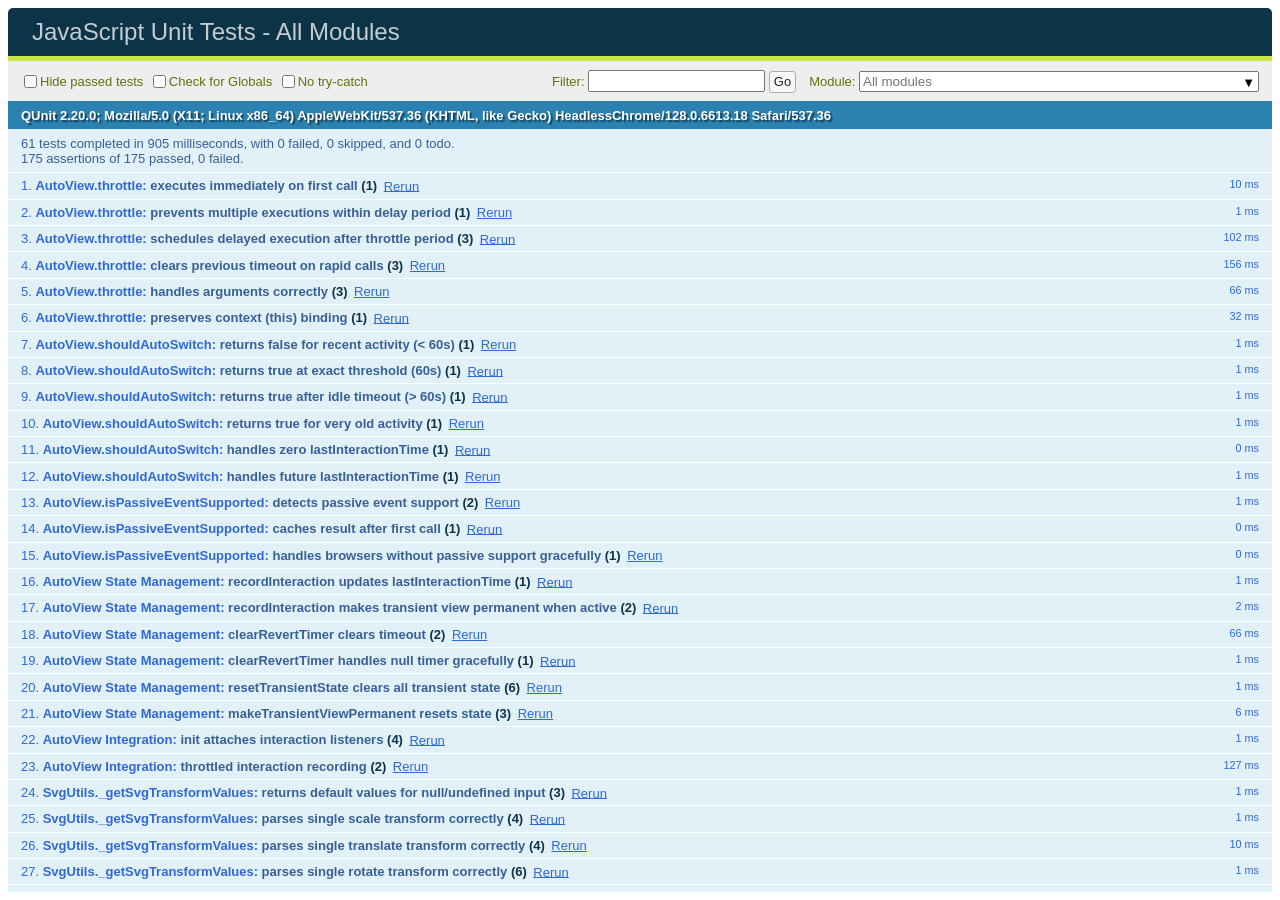
<file: apps/home-information/src/hi/static/tests/test-all.html>
<!DOCTYPE html>
<html>
<head>
    <meta charset="utf-8">
    <meta name="viewport" content="width=device-width">
    <title>JavaScript Unit Tests - All Modules</title>
    <link rel="stylesheet" href="qunit/qunit-2.20.0.css">
</head>
<body>
    <div id="qunit"></div>
    <div id="qunit-fixture"></div>
    
    <!-- Dependencies -->
    <script src="../js/jquery-3.7.0.min.js"></script>
    
    <!-- Mock external dependencies that modules might use -->
    <script>
        // Mock antinode functionality for auto-view.js
        window.AN = {
            loadAsyncContent: function(options) {
                // Mock antinode functionality
                if (options.error) {
                    setTimeout(() => options.error({ status: 404 }, {}, 'Not Found'), 10);
                }
            }
        };
        
        // Mock HiClientConfig that main.js expects
        window.HiClientConfig = {
            DEBUG: false,
            IS_EDIT_MODE: false
        };
    </script>
    
    <!-- Source modules under test -->
    <!-- main.js must load first as it defines the base Hi namespace -->
    <script src="../js/main.js"></script>
    <script src="../js/auto-view.js"></script>
    <script src="../js/svg-utils.js"></script>
    <script src="../js/video-timeline.js"></script>
    <script src="../js/watchdog.js"></script>
    <!-- Future modules would be added here:
    <script src="../js/other-module.js"></script>
    -->
    
    <!-- Test framework -->
    <script src="qunit/qunit-2.20.0.js"></script>
    
    <!-- Test configuration -->
    <script>
        // Configure QUnit
        QUnit.config.autostart = false;
        QUnit.config.reorder = false; // Keep test order consistent
        
        // Start tests after page load
        window.addEventListener('load', function() {
            QUnit.start();
        });
    </script>
    
    <!-- All test modules -->
    <script src="test-auto-view.js"></script>
    <script src="test-svg-utils.js"></script>
    <script src="test-main.js"></script>
    <script src="test-video-timeline.js"></script>
    <script src="test-watchdog.js"></script>
    <!-- Future test modules would be added here:
    <script src="test-other-module.js"></script>
    -->
</body>
</html>
</file>
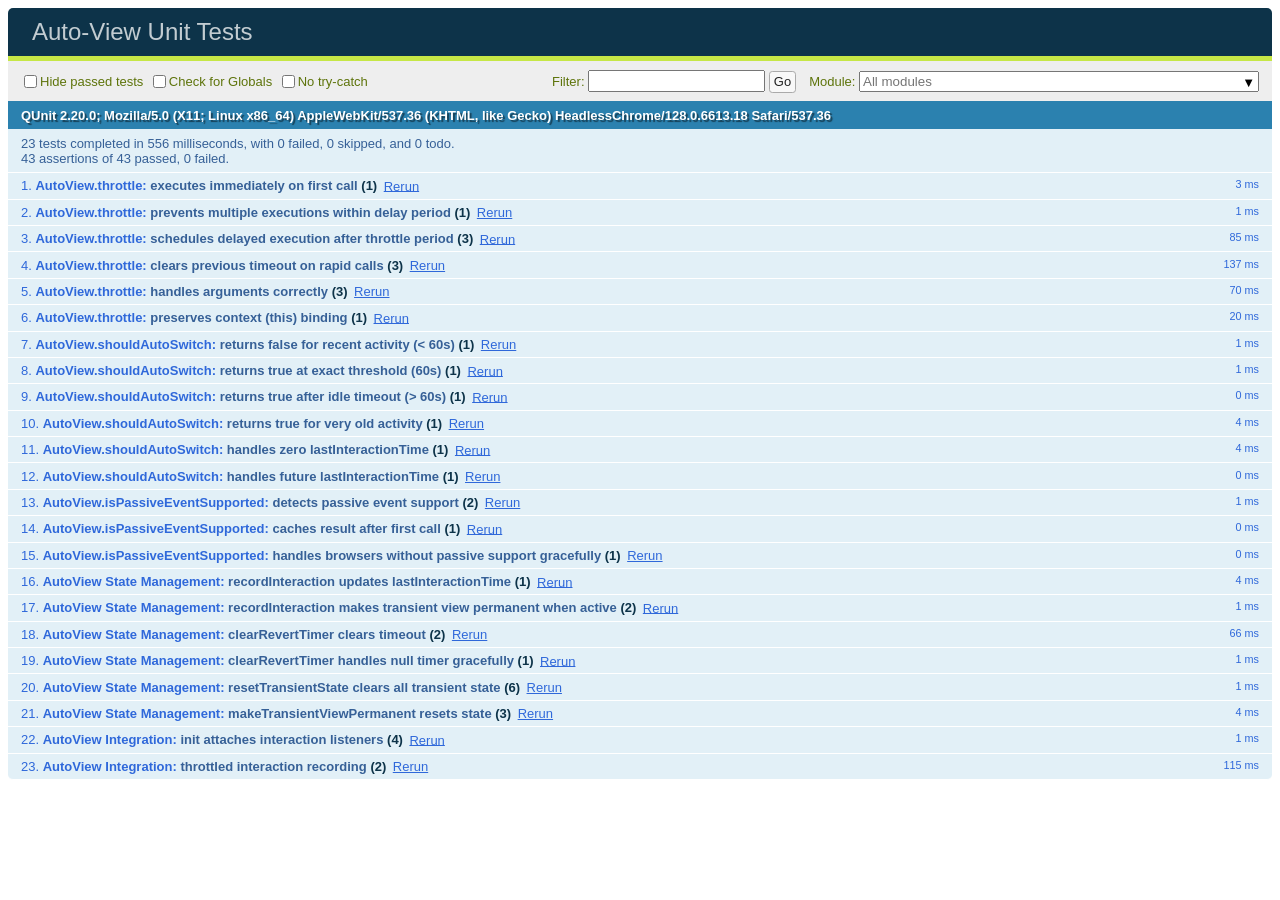
<file: apps/home-information/src/hi/static/tests/test-auto-view.html>
<!DOCTYPE html>
<html>
<head>
    <meta charset="utf-8">
    <meta name="viewport" content="width=device-width">
    <title>Auto-View Unit Tests</title>
    <link rel="stylesheet" href="qunit/qunit-2.20.0.css">
</head>
<body>
    <div id="qunit"></div>
    <div id="qunit-fixture"></div>
    
    <!-- Dependencies -->
    <script src="../js/jquery-3.7.0.min.js"></script>
    
    <!-- Mock Hi namespace before loading auto-view.js -->
    <script>
        // Create mock Hi namespace for testing
        window.Hi = {
            DEBUG: false,
            MAIN_AREA_SELECTOR: '#main-content'
        };
    </script>
    
    <!-- Source under test -->
    <script src="../js/auto-view.js"></script>
    
    <!-- Test framework -->
    <script src="qunit/qunit-2.20.0.js"></script>
    
    <!-- Test configuration -->
    <script>
        QUnit.config.autostart = false;
        
        // Start tests after page load
        window.addEventListener('load', function() {
            QUnit.start();
        });
    </script>
    
    <!-- Tests -->
    <script src="test-auto-view.js"></script>
</body>
</html>
</file>
<file: apps/home-information/src/hi/static/tests/qunit/qunit-2.20.0.css>
/*!
 * QUnit 2.20.0
 * https://qunitjs.com/
 *
 * Copyright OpenJS Foundation and other contributors
 * Released under the MIT license
 * https://jquery.org/license
 */

/** Font Family and Sizes */

#qunit-tests, #qunit-header, #qunit-banner, #qunit-testrunner-toolbar, #qunit-filteredTest, #qunit-userAgent, #qunit-testresult {
	font-family: "Helvetica Neue Light", "HelveticaNeue-Light", "Helvetica Neue", Calibri, Helvetica, Arial, sans-serif;
}

#qunit-testrunner-toolbar, #qunit-filteredTest, #qunit-userAgent, #qunit-testresult, #qunit-tests li { font-size: small; }
#qunit-tests { font-size: smaller; }


/** Resets */

#qunit-tests, #qunit-header, #qunit-banner, #qunit-filteredTest, #qunit-userAgent, #qunit-testresult, #qunit-modulefilter {
	margin: 0;
	padding: 0;
}

/* Style our buttons in a simple way, uninfluenced by the styles
   the tested app might load. Don't affect buttons in #qunit-fixture!
   https://github.com/qunitjs/qunit/pull/1395
   https://github.com/qunitjs/qunit/issues/1437 */
#qunit-testrunner-toolbar button,
#qunit-testresult button {
	all: unset; /* best effort, modern browsers only */
	font: inherit;
	color: initial;
	border: initial;
	background-color: buttonface;
	padding: 0 4px;
}


/** Fixed headers with scrollable tests */

@supports (display: flex) or (display: -webkit-box) {
	@media (min-height: 500px) {
		#qunit {
			position: fixed;
			left: 0;
			right: 0;
			top: 0;
			bottom: 0;
			padding: 8px;
			display: -webkit-box;
			display: flex;
			flex-direction: column;
		}

		#qunit-tests {
			overflow: scroll;
		}

		#qunit-banner {
			flex: 5px 0 0;
		}
	}
}


/** Header (excluding toolbar) */

#qunit-header {
	padding: 0.5em 0 0.5em 1em;

	color: #C2CCD1;
	background-color: #0D3349;

	font-size: 1.5em;
	line-height: 1em;
	font-weight: 400;

	border-radius: 5px 5px 0 0;
}

#qunit-header a {
	text-decoration: none;
	color: inherit;
}

#qunit-header a:hover,
#qunit-header a:focus {
	color: #FFF;
}

#qunit-banner {
	height: 5px;
}

#qunit-filteredTest {
	padding: 0.5em 1em 0.5em 1em;
	color: #366097;
	background-color: #F4FF77;
}

#qunit-userAgent {
	padding: 0.5em 1em 0.5em 1em;
	color: #FFF;
	background-color: #2B81AF;
	text-shadow: rgba(0, 0, 0, 0.5) 2px 2px 1px;
}


/** Toolbar */

#qunit-testrunner-toolbar {
	padding: 0.5em 1em 0.5em 1em;
	color: #5E740B;
	background-color: #EEE;
}

#qunit-testrunner-toolbar .clearfix {
	height: 0;
	clear: both;
}

#qunit-testrunner-toolbar label {
	display: inline-block;
}

#qunit-testrunner-toolbar input[type=checkbox],
#qunit-testrunner-toolbar input[type=radio] {
	margin: 3px;
	vertical-align: -2px;
}

#qunit-testrunner-toolbar input[type=text] {
	box-sizing: border-box;
	height: 1.6em;
}

#qunit-testrunner-toolbar button,
#qunit-testresult button {
  border-radius: .25em;
  border: 1px solid #AAA;
  background-color: #F8F8F8;
  color: #222;
  line-height: 1.6;
  cursor: pointer;
}
#qunit-testrunner-toolbar button:hover,
#qunit-testresult button:hover {
	border-color: #AAA;
	background-color: #FFF;
	color: #444;
}
#qunit-testrunner-toolbar button:active,
#qunit-testresult button:active {
	border-color: #777;
	background-color: #CCC;
	color: #000;
}
#qunit-testrunner-toolbar button:focus,
#qunit-testresult button:focus {
	border-color: #2F68DA;
	/* emulate 2px border without a layout shift */
	box-shadow: inset 0 0 0 1px #2F68DA
}
#qunit-testrunner-toolbar button:disabled,
#qunit-testresult button:disabled {
	border-color: #CCC;
	background-color: #CCC;
	color: #FFF;
  cursor: default;
}

#qunit-toolbar-filters {
	float: right;
	/* aligning right avoids overflows and inefficient use of space
	   around the dropdown menu on narrow viewports */
	text-align: right;
}

.qunit-url-config,
.qunit-filter,
#qunit-modulefilter {
	display: inline-block;
	line-height: 2.1em;
	text-align: left;
}

.qunit-filter,
#qunit-modulefilter {
	position: relative;
	margin-left: 1em;
}

.qunit-url-config label {
	margin-right: 0.5em;
}

#qunit-modulefilter-search {
	box-sizing: border-box;
	min-width: 400px;
	min-width: min(400px, 80vw);
}

#qunit-modulefilter-search-container {
	position: relative;
}
#qunit-modulefilter-search-container:after {
	position: absolute;
	right: 0.3em;
	bottom: 0;
	line-height: 100%;
	content: "\25bc";
	color: black;
}

#qunit-modulefilter-dropdown {
	/* align with #qunit-modulefilter-search */
	box-sizing: border-box;
	min-width: 400px;
	min-width: min(400px, 80vw);
	max-width: 80vw;
	position: absolute;
	right: 0;
	top: 100%;
	margin-top: 2px;

	/* ensure that when on a narrow viewports and having only one result,
	   that #qunit-modulefilter-actions fall outside the dropdown rectangle. */
	min-height: 3em;

	border: 1px solid #AAA;
	border-top-color: transparent;
	border-radius: 0 0 .25em .25em;
	color: #0D3349;
	background-color: #F5F5F5;
	z-index: 99;
}

#qunit-modulefilter-actions {
	display: block;
	overflow: auto;
	/* align with #qunit-modulefilter-dropdown-list */
	font: smaller/1.5em sans-serif;
}
@media (min-width: 350px) {
	#qunit-modulefilter-actions {
		position: absolute;
		right: 0;
	}
}

#qunit-modulefilter-dropdown #qunit-modulefilter-actions > * {
	box-sizing: border-box;
	max-height: 2.8em;
	display: block;
	padding: 0.4em;
}

#qunit-modulefilter-dropdown #qunit-modulefilter-actions > button {
	float: right;
	margin: 0.25em;
}

#qunit-modulefilter-dropdown-list {
	margin: 0;
	padding: 0;
	font: smaller/1.5em sans-serif;
}

#qunit-modulefilter-dropdown-list li {
	list-style: none;
}
#qunit-modulefilter-dropdown-list .clickable {
	display: block;
	padding: 0.25em 0.50em 0.25em 0.15em;
	white-space: nowrap;
	overflow: hidden;
	text-overflow: ellipsis;
}
#qunit-modulefilter-dropdown-list .clickable.checked {
	font-weight: bold;
	background-color: #E2F0F7;
	color: #0D3349;
}
#qunit-modulefilter-dropdown .clickable:hover {
	background-color: #FFF;
	color: #444;
}


/** Tests: Pass/Fail */

#qunit-tests {
	list-style-position: inside;
}

#qunit-tests li {
	padding: 0.4em 1em 0.4em 1em;
	border-bottom: 1px solid #FFF;
	list-style-position: inside;
}

#qunit-tests > li {
	display: none;
}

#qunit-tests li.running,
#qunit-tests li.pass,
#qunit-tests li.fail,
#qunit-tests li.skipped,
#qunit-tests li.aborted {
	display: list-item;
}

#qunit-tests.hidepass {
	position: relative;
}

#qunit-tests.hidepass li.running,
#qunit-tests.hidepass li.pass:not(.todo) {
	visibility: hidden;
	position: absolute;
	width:   0;
	height:  0;
	padding: 0;
	border:  0;
	margin:  0;
}

#qunit-tests li strong {
	cursor: pointer;
}

#qunit-tests li.skipped strong {
	cursor: default;
}

#qunit-tests li a {
	padding: 0.5em;
	color: inherit;
	text-decoration: underline;
}
#qunit-tests li a:hover,
#qunit-tests li a:focus {
	color: #0D3349;
}

#qunit-tests li .runtime {
	float: right;
	font-size: smaller;
}

.qunit-assert-list {
	margin-top: 0.5em;
	padding: 0.5em;

	background-color: #FFF;

	border-radius: 5px;
}

.qunit-source {
	margin: 0.6em 0 0.3em;
}

.qunit-collapsed {
	display: none;
}

#qunit-tests table {
	border-collapse: collapse;
	margin-top: 0.2em;
}

#qunit-tests th {
	text-align: right;
	vertical-align: top;
	padding: 0 0.5em 0 0;
}

#qunit-tests td {
	vertical-align: top;
}

#qunit-tests pre {
	margin: 0;
	white-space: pre-wrap;
	word-wrap: break-word;
}

#qunit-tests del {
	color: #374E0C;
	background-color: #E0F2BE;
	text-decoration: none;
}

#qunit-tests ins {
	color: #500;
	background-color: #FFCACA;
	text-decoration: none;
}

/*** Test Counts */

#qunit-tests b.counts                       { color: #0D3349; }
#qunit-tests b.passed                       { color: #5E740B; }
#qunit-tests b.failed                       { color: #710909; }

#qunit-tests li li {
	padding: 5px;
	background-color: #FFF;
	border-bottom: none;
	list-style-position: inside;
}

/*** Passing Styles */


#qunit-tests .pass {
	color: #2F68DA;
	background-color: #E2F0F7;
}

#qunit-tests .pass .test-name {
	color: #366097;
}

#qunit-tests li li.pass {
	color: #3C510C;
	background-color: #FFF;
	border-left: 10px solid #C6E746;
}

#qunit-tests .pass .test-actual,
#qunit-tests .pass .test-expected           { color: #999; }

#qunit-banner.qunit-pass                    { background-color: #C6E746; }

/*** Failing Styles */

#qunit-tests .fail {
	color: #000;
	background-color: #EE5757;
}

#qunit-tests li li.fail {
	color: #710909;
	background-color: #FFF;
	border-left: 10px solid #EE5757;
	white-space: pre;
}

#qunit-tests > li:last-child {
	border-radius: 0 0 5px 5px;
}

#qunit-tests .fail .test-actual             { color: #EE5757; }
#qunit-tests .fail .test-expected           { color: #008000; }

#qunit-banner.qunit-fail                    { background-color: #EE5757; }


/*** Aborted tests */
#qunit-tests .aborted { color: #000; background-color: orange; }
/*** Skipped tests */

#qunit-tests .skipped {
	background-color: #EBECE9;
}

#qunit-tests .qunit-todo-label,
#qunit-tests .qunit-skipped-label {
	background-color: #F4FF77;
	display: inline-block;
	font-style: normal;
	color: #366097;
	line-height: 1.8em;
	padding: 0 0.5em;
	margin: -0.4em 0.4em -0.4em 0;
}

#qunit-tests .qunit-todo-label {
	background-color: #EEE;
}

/** Result */

#qunit-testresult {
	color: #366097;
	background-color: #E2F0F7;

	border-bottom: 1px solid #FFF;
}
#qunit-testresult a {
	color: #2F68DA;
}
#qunit-testresult .clearfix {
	height: 0;
	clear: both;
}
#qunit-testresult .module-name {
	font-weight: 700;
}
#qunit-testresult-display {
	padding: 0.5em 1em 0.5em 1em;
	width: 85%;
	float:left;
}
#qunit-testresult-controls {
	padding: 0.5em 1em 0.5em 1em;
  width: 10%;
	float:left;
}

/** Fixture */

#qunit-fixture {
	position: absolute;
	top: -10000px;
	left: -10000px;
	width: 1000px;
	height: 1000px;
}
</file>
